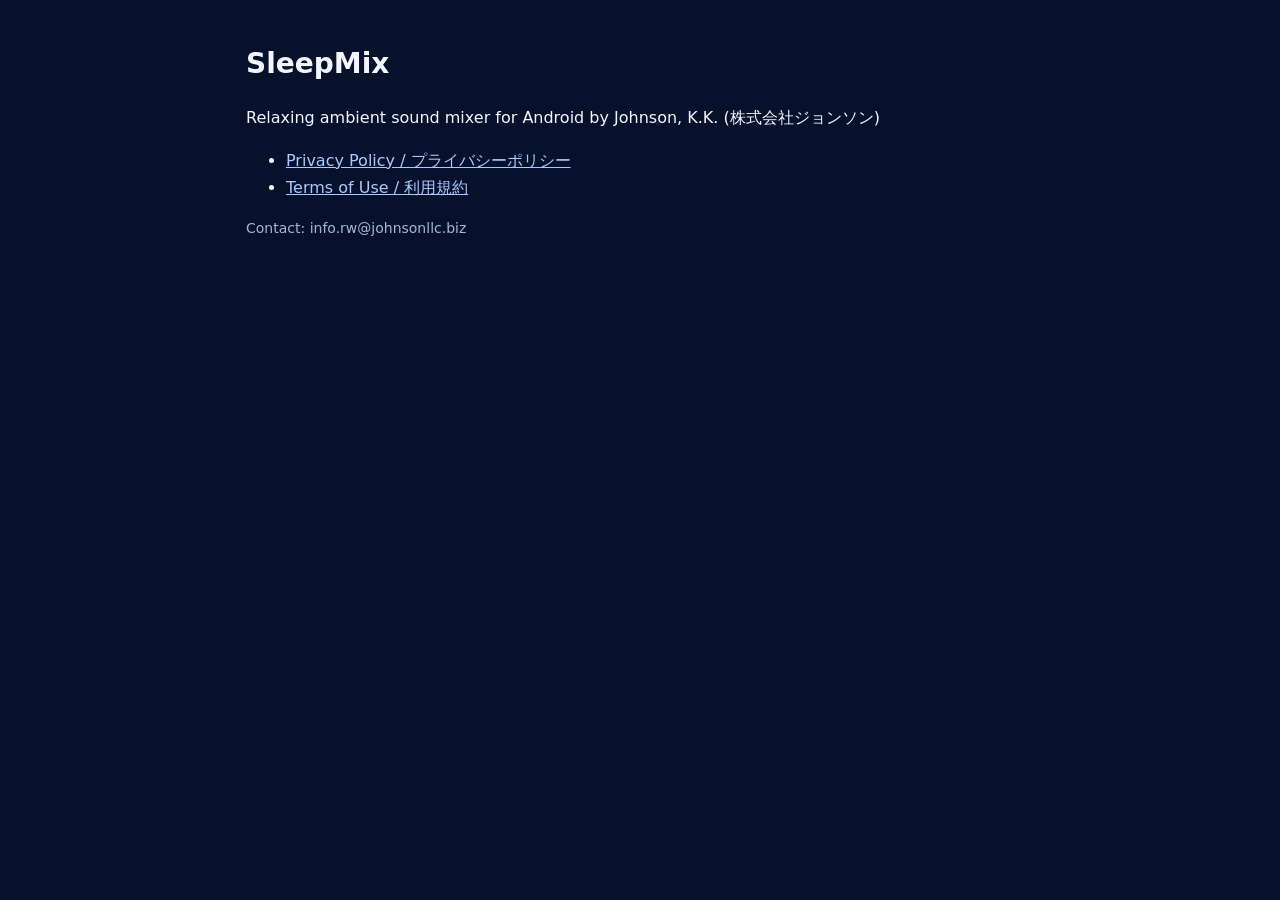
<file: index.html>
<!doctype html>
<html lang="en"><head><meta charset="utf-8"><meta name="viewport" content="width=device-width,initial-scale=1">
<title>SleepMix Legal</title><link rel="stylesheet" href="style.css"></head>
<body><main>
<h1>SleepMix</h1>
<p>Relaxing ambient sound mixer for Android by Johnson, K.K. (株式会社ジョンソン)</p>
<ul>
<li><a href="privacy.html">Privacy Policy / プライバシーポリシー</a></li>
<li><a href="terms.html">Terms of Use / 利用規約</a></li>
</ul>
<p class="muted">Contact: info.rw@johnsonllc.biz</p>
</main></body></html>
</file>
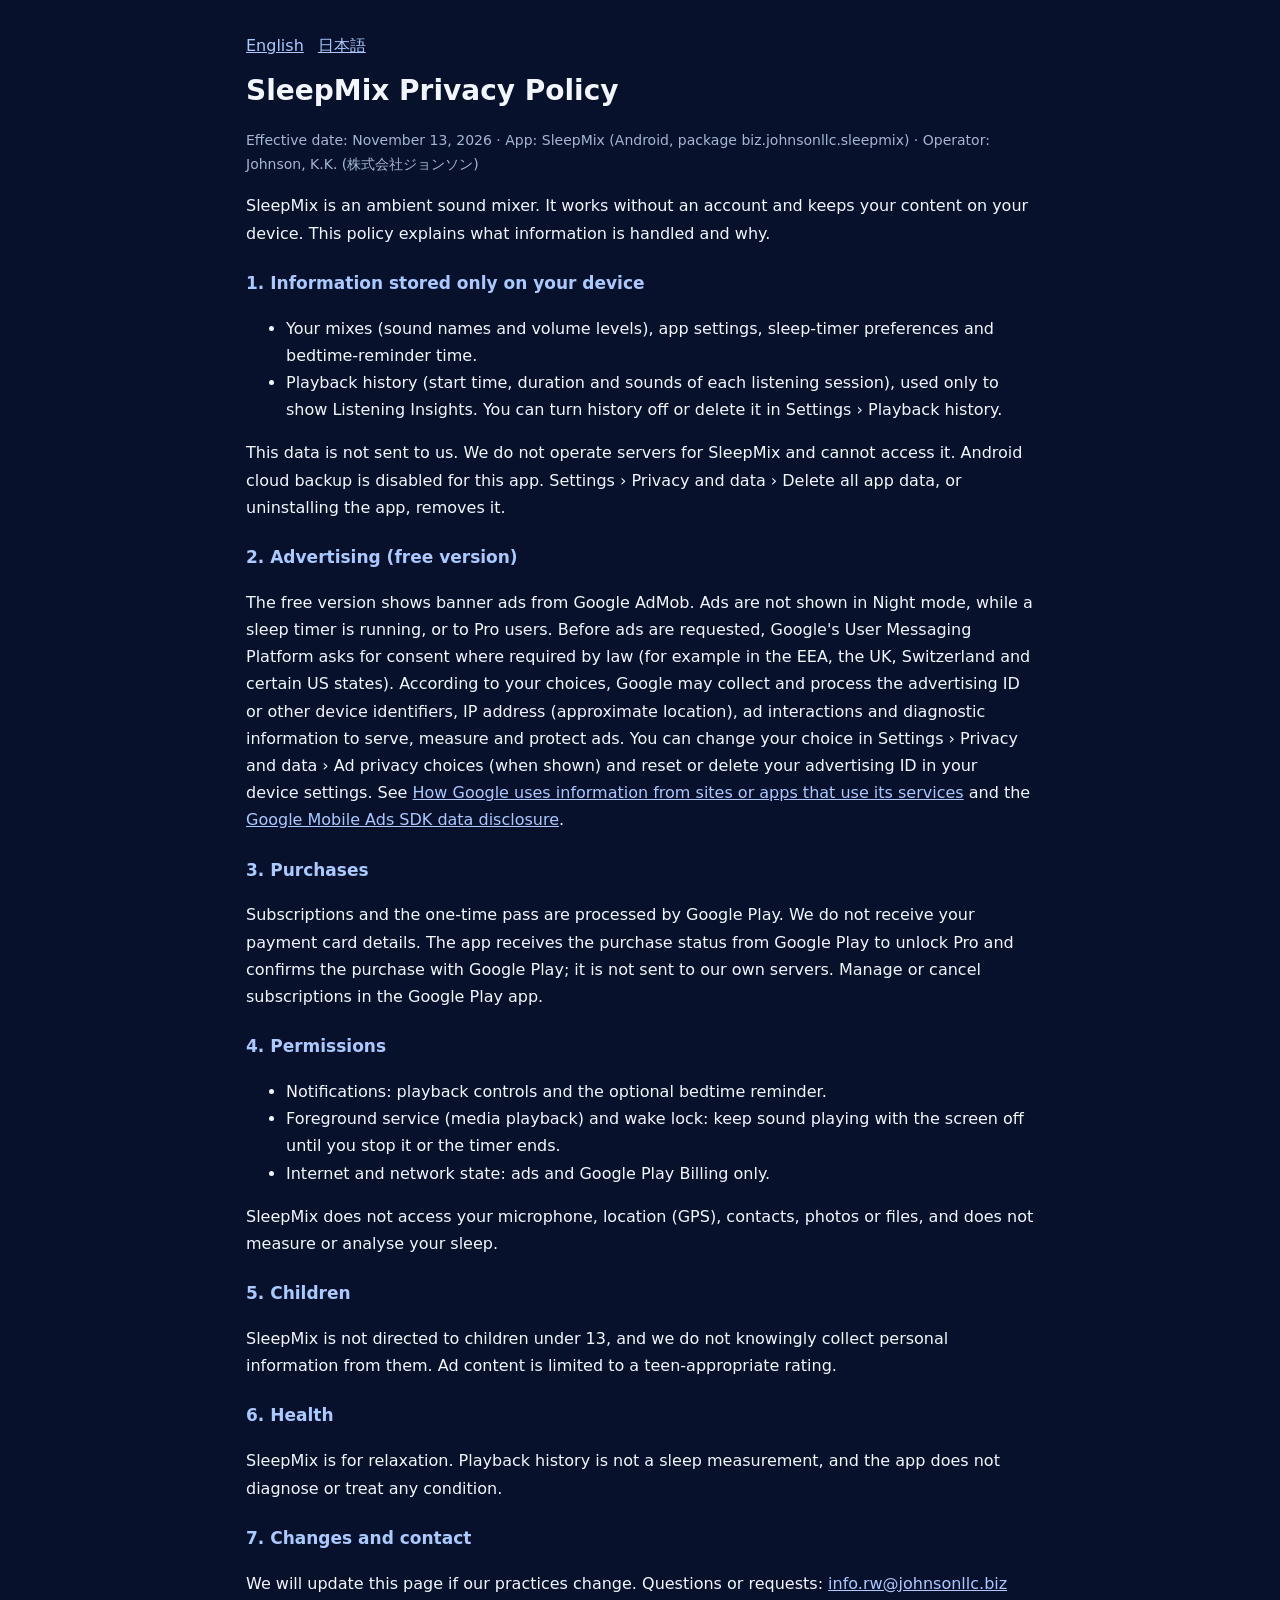
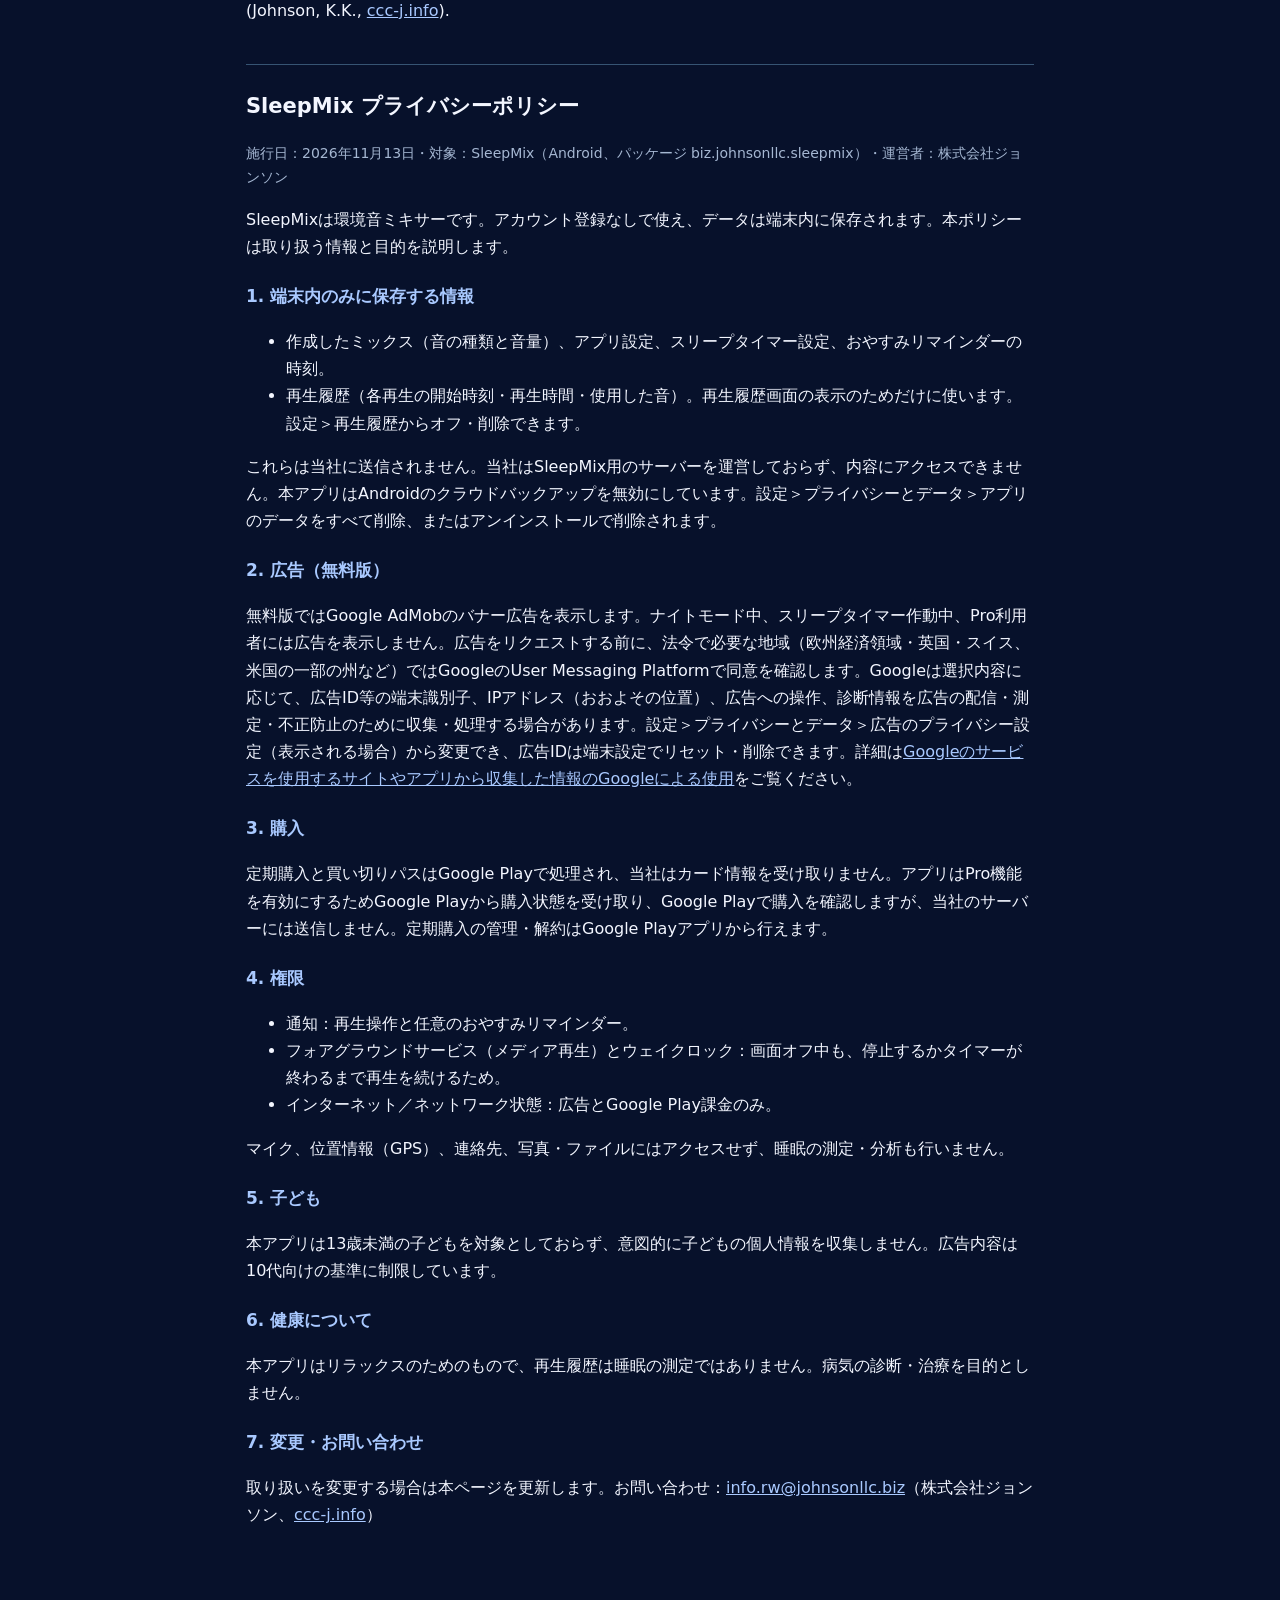
<file: privacy.html>
<!doctype html>
<html lang="en"><head><meta charset="utf-8"><meta name="viewport" content="width=device-width,initial-scale=1">
<title>SleepMix Privacy Policy</title><link rel="stylesheet" href="style.css"></head>
<body><main>
<nav><a href="#en">English</a><a href="#ja">日本語</a></nav>

<section id="en" lang="en">
<h1>SleepMix Privacy Policy</h1>
<p class="muted">Effective date: November 13, 2026 · App: SleepMix (Android, package biz.johnsonllc.sleepmix) · Operator: Johnson, K.K. (株式会社ジョンソン)</p>
<p>SleepMix is an ambient sound mixer. It works without an account and keeps your content on your device. This policy explains what information is handled and why.</p>

<h3>1. Information stored only on your device</h3>
<ul>
<li>Your mixes (sound names and volume levels), app settings, sleep-timer preferences and bedtime-reminder time.</li>
<li>Playback history (start time, duration and sounds of each listening session), used only to show Listening Insights. You can turn history off or delete it in Settings › Playback history.</li>
</ul>
<p>This data is not sent to us. We do not operate servers for SleepMix and cannot access it. Android cloud backup is disabled for this app. Settings › Privacy and data › Delete all app data, or uninstalling the app, removes it.</p>

<h3>2. Advertising (free version)</h3>
<p>The free version shows banner ads from Google AdMob. Ads are not shown in Night mode, while a sleep timer is running, or to Pro users. Before ads are requested, Google's User Messaging Platform asks for consent where required by law (for example in the EEA, the UK, Switzerland and certain US states). According to your choices, Google may collect and process the advertising ID or other device identifiers, IP address (approximate location), ad interactions and diagnostic information to serve, measure and protect ads. You can change your choice in Settings › Privacy and data › Ad privacy choices (when shown) and reset or delete your advertising ID in your device settings. See <a href="https://policies.google.com/technologies/partner-sites">How Google uses information from sites or apps that use its services</a> and the <a href="https://developers.google.com/admob/android/privacy/play-data-disclosure">Google Mobile Ads SDK data disclosure</a>.</p>

<h3>3. Purchases</h3>
<p>Subscriptions and the one-time pass are processed by Google Play. We do not receive your payment card details. The app receives the purchase status from Google Play to unlock Pro and confirms the purchase with Google Play; it is not sent to our own servers. Manage or cancel subscriptions in the Google Play app.</p>

<h3>4. Permissions</h3>
<ul>
<li>Notifications: playback controls and the optional bedtime reminder.</li>
<li>Foreground service (media playback) and wake lock: keep sound playing with the screen off until you stop it or the timer ends.</li>
<li>Internet and network state: ads and Google Play Billing only.</li>
</ul>
<p>SleepMix does not access your microphone, location (GPS), contacts, photos or files, and does not measure or analyse your sleep.</p>

<h3>5. Children</h3>
<p>SleepMix is not directed to children under 13, and we do not knowingly collect personal information from them. Ad content is limited to a teen-appropriate rating.</p>

<h3>6. Health</h3>
<p>SleepMix is for relaxation. Playback history is not a sleep measurement, and the app does not diagnose or treat any condition.</p>

<h3>7. Changes and contact</h3>
<p>We will update this page if our practices change. Questions or requests: <a href="mailto:info.rw@johnsonllc.biz">info.rw@johnsonllc.biz</a> (Johnson, K.K., <a href="https://ccc-j.info/">ccc-j.info</a>).</p>
</section>

<section id="ja" lang="ja">
<h2>SleepMix プライバシーポリシー</h2>
<p class="muted">施行日：2026年11月13日・対象：SleepMix（Android、パッケージ biz.johnsonllc.sleepmix）・運営者：株式会社ジョンソン</p>
<p>SleepMixは環境音ミキサーです。アカウント登録なしで使え、データは端末内に保存されます。本ポリシーは取り扱う情報と目的を説明します。</p>
<h3>1. 端末内のみに保存する情報</h3>
<ul>
<li>作成したミックス（音の種類と音量）、アプリ設定、スリープタイマー設定、おやすみリマインダーの時刻。</li>
<li>再生履歴（各再生の開始時刻・再生時間・使用した音）。再生履歴画面の表示のためだけに使います。設定＞再生履歴からオフ・削除できます。</li>
</ul>
<p>これらは当社に送信されません。当社はSleepMix用のサーバーを運営しておらず、内容にアクセスできません。本アプリはAndroidのクラウドバックアップを無効にしています。設定＞プライバシーとデータ＞アプリのデータをすべて削除、またはアンインストールで削除されます。</p>
<h3>2. 広告（無料版）</h3>
<p>無料版ではGoogle AdMobのバナー広告を表示します。ナイトモード中、スリープタイマー作動中、Pro利用者には広告を表示しません。広告をリクエストする前に、法令で必要な地域（欧州経済領域・英国・スイス、米国の一部の州など）ではGoogleのUser Messaging Platformで同意を確認します。Googleは選択内容に応じて、広告ID等の端末識別子、IPアドレス（おおよその位置）、広告への操作、診断情報を広告の配信・測定・不正防止のために収集・処理する場合があります。設定＞プライバシーとデータ＞広告のプライバシー設定（表示される場合）から変更でき、広告IDは端末設定でリセット・削除できます。詳細は<a href="https://policies.google.com/technologies/partner-sites?hl=ja">Googleのサービスを使用するサイトやアプリから収集した情報のGoogleによる使用</a>をご覧ください。</p>
<h3>3. 購入</h3>
<p>定期購入と買い切りパスはGoogle Playで処理され、当社はカード情報を受け取りません。アプリはPro機能を有効にするためGoogle Playから購入状態を受け取り、Google Playで購入を確認しますが、当社のサーバーには送信しません。定期購入の管理・解約はGoogle Playアプリから行えます。</p>
<h3>4. 権限</h3>
<ul>
<li>通知：再生操作と任意のおやすみリマインダー。</li>
<li>フォアグラウンドサービス（メディア再生）とウェイクロック：画面オフ中も、停止するかタイマーが終わるまで再生を続けるため。</li>
<li>インターネット／ネットワーク状態：広告とGoogle Play課金のみ。</li>
</ul>
<p>マイク、位置情報（GPS）、連絡先、写真・ファイルにはアクセスせず、睡眠の測定・分析も行いません。</p>
<h3>5. 子ども</h3>
<p>本アプリは13歳未満の子どもを対象としておらず、意図的に子どもの個人情報を収集しません。広告内容は10代向けの基準に制限しています。</p>
<h3>6. 健康について</h3>
<p>本アプリはリラックスのためのもので、再生履歴は睡眠の測定ではありません。病気の診断・治療を目的としません。</p>
<h3>7. 変更・お問い合わせ</h3>
<p>取り扱いを変更する場合は本ページを更新します。お問い合わせ：<a href="mailto:info.rw@johnsonllc.biz">info.rw@johnsonllc.biz</a>（株式会社ジョンソン、<a href="https://ccc-j.info/">ccc-j.info</a>）</p>
</section>
</main></body></html>
</file>
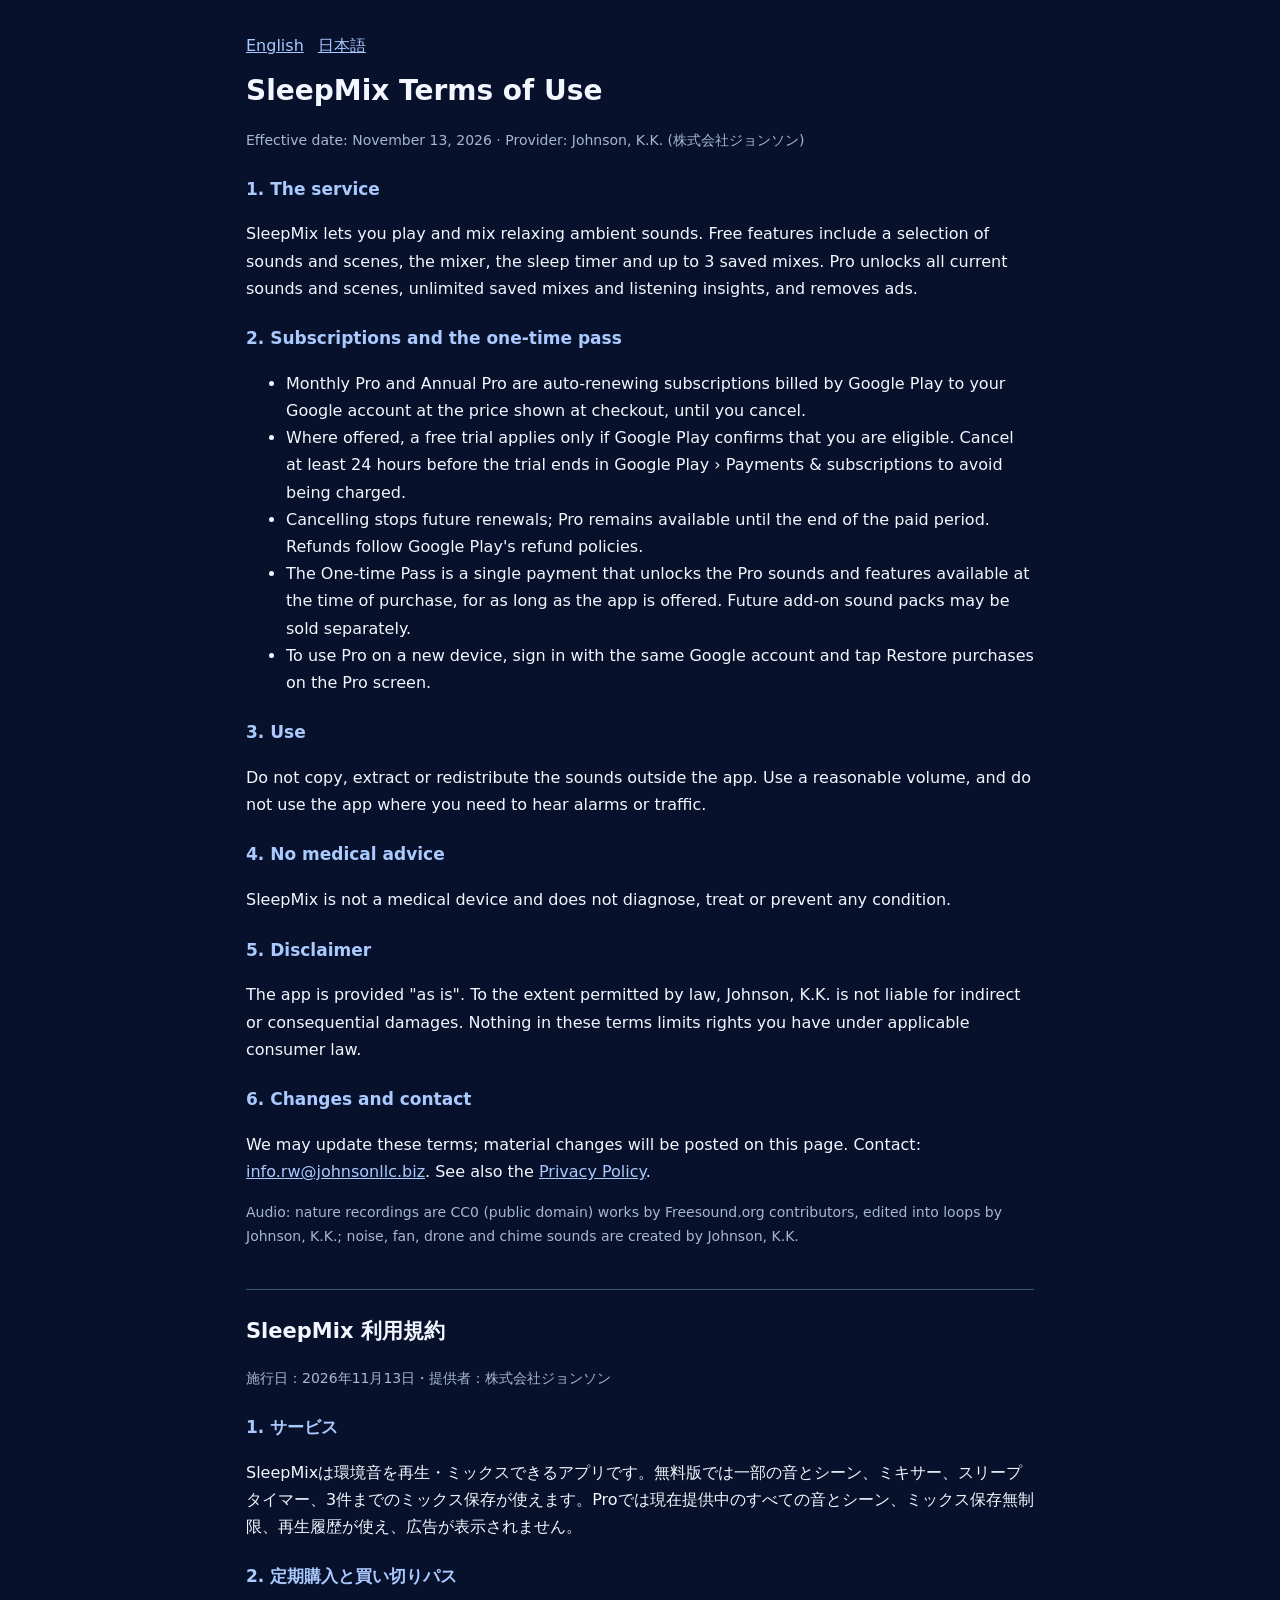
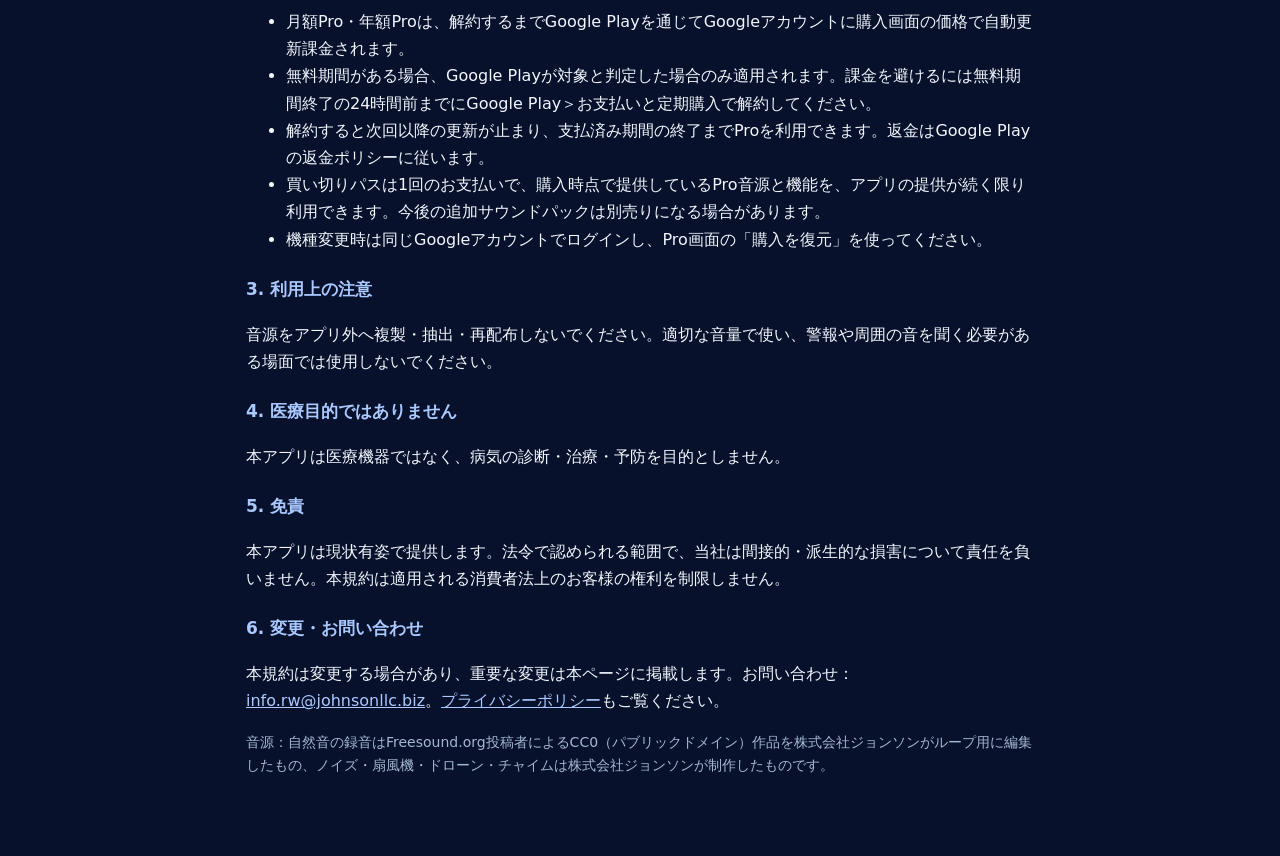
<file: terms.html>
<!doctype html>
<html lang="en"><head><meta charset="utf-8"><meta name="viewport" content="width=device-width,initial-scale=1">
<title>SleepMix Terms of Use</title><link rel="stylesheet" href="style.css"></head>
<body><main>
<nav><a href="#en">English</a><a href="#ja">日本語</a></nav>

<section id="en" lang="en">
<h1>SleepMix Terms of Use</h1>
<p class="muted">Effective date: November 13, 2026 · Provider: Johnson, K.K. (株式会社ジョンソン)</p>
<h3>1. The service</h3>
<p>SleepMix lets you play and mix relaxing ambient sounds. Free features include a selection of sounds and scenes, the mixer, the sleep timer and up to 3 saved mixes. Pro unlocks all current sounds and scenes, unlimited saved mixes and listening insights, and removes ads.</p>
<h3>2. Subscriptions and the one-time pass</h3>
<ul>
<li>Monthly Pro and Annual Pro are auto-renewing subscriptions billed by Google Play to your Google account at the price shown at checkout, until you cancel.</li>
<li>Where offered, a free trial applies only if Google Play confirms that you are eligible. Cancel at least 24 hours before the trial ends in Google Play › Payments &amp; subscriptions to avoid being charged.</li>
<li>Cancelling stops future renewals; Pro remains available until the end of the paid period. Refunds follow Google Play's refund policies.</li>
<li>The One-time Pass is a single payment that unlocks the Pro sounds and features available at the time of purchase, for as long as the app is offered. Future add-on sound packs may be sold separately.</li>
<li>To use Pro on a new device, sign in with the same Google account and tap Restore purchases on the Pro screen.</li>
</ul>
<h3>3. Use</h3>
<p>Do not copy, extract or redistribute the sounds outside the app. Use a reasonable volume, and do not use the app where you need to hear alarms or traffic.</p>
<h3>4. No medical advice</h3>
<p>SleepMix is not a medical device and does not diagnose, treat or prevent any condition.</p>
<h3>5. Disclaimer</h3>
<p>The app is provided "as is". To the extent permitted by law, Johnson, K.K. is not liable for indirect or consequential damages. Nothing in these terms limits rights you have under applicable consumer law.</p>
<h3>6. Changes and contact</h3>
<p>We may update these terms; material changes will be posted on this page. Contact: <a href="mailto:info.rw@johnsonllc.biz">info.rw@johnsonllc.biz</a>. See also the <a href="privacy.html">Privacy Policy</a>.</p>
<p class="muted">Audio: nature recordings are CC0 (public domain) works by Freesound.org contributors, edited into loops by Johnson, K.K.; noise, fan, drone and chime sounds are created by Johnson, K.K.</p>
</section>

<section id="ja" lang="ja">
<h2>SleepMix 利用規約</h2>
<p class="muted">施行日：2026年11月13日・提供者：株式会社ジョンソン</p>
<h3>1. サービス</h3>
<p>SleepMixは環境音を再生・ミックスできるアプリです。無料版では一部の音とシーン、ミキサー、スリープタイマー、3件までのミックス保存が使えます。Proでは現在提供中のすべての音とシーン、ミックス保存無制限、再生履歴が使え、広告が表示されません。</p>
<h3>2. 定期購入と買い切りパス</h3>
<ul>
<li>月額Pro・年額Proは、解約するまでGoogle Playを通じてGoogleアカウントに購入画面の価格で自動更新課金されます。</li>
<li>無料期間がある場合、Google Playが対象と判定した場合のみ適用されます。課金を避けるには無料期間終了の24時間前までにGoogle Play＞お支払いと定期購入で解約してください。</li>
<li>解約すると次回以降の更新が止まり、支払済み期間の終了までProを利用できます。返金はGoogle Playの返金ポリシーに従います。</li>
<li>買い切りパスは1回のお支払いで、購入時点で提供しているPro音源と機能を、アプリの提供が続く限り利用できます。今後の追加サウンドパックは別売りになる場合があります。</li>
<li>機種変更時は同じGoogleアカウントでログインし、Pro画面の「購入を復元」を使ってください。</li>
</ul>
<h3>3. 利用上の注意</h3>
<p>音源をアプリ外へ複製・抽出・再配布しないでください。適切な音量で使い、警報や周囲の音を聞く必要がある場面では使用しないでください。</p>
<h3>4. 医療目的ではありません</h3>
<p>本アプリは医療機器ではなく、病気の診断・治療・予防を目的としません。</p>
<h3>5. 免責</h3>
<p>本アプリは現状有姿で提供します。法令で認められる範囲で、当社は間接的・派生的な損害について責任を負いません。本規約は適用される消費者法上のお客様の権利を制限しません。</p>
<h3>6. 変更・お問い合わせ</h3>
<p>本規約は変更する場合があり、重要な変更は本ページに掲載します。お問い合わせ：<a href="mailto:info.rw@johnsonllc.biz">info.rw@johnsonllc.biz</a>。<a href="privacy.html">プライバシーポリシー</a>もご覧ください。</p>
<p class="muted">音源：自然音の録音はFreesound.org投稿者によるCC0（パブリックドメイン）作品を株式会社ジョンソンがループ用に編集したもの、ノイズ・扇風機・ドローン・チャイムは株式会社ジョンソンが制作したものです。</p>
</section>
</main></body></html>
</file>
<file: style.css>
:root{--bg:#07112B;--card:#10243D;--text:#F3F6FF;--muted:#A5B7D2;--accent:#A9C9FF;--line:#365473}
*{box-sizing:border-box}
body{margin:0;background:var(--bg);color:var(--text);font:16px/1.7 system-ui,-apple-system,"Segoe UI",Roboto,"Hiragino Sans","Noto Sans JP",sans-serif}
main{max-width:820px;margin:0 auto;padding:32px 16px 64px}
h1{font-size:28px;margin:8px 0}
h2{font-size:21px;margin-top:40px;border-top:1px solid var(--line);padding-top:24px}
h3{font-size:17px;margin-top:22px;color:var(--accent)}
a{color:var(--accent)}
.muted{color:var(--muted);font-size:14px}
nav a{margin-right:14px}
</file>
